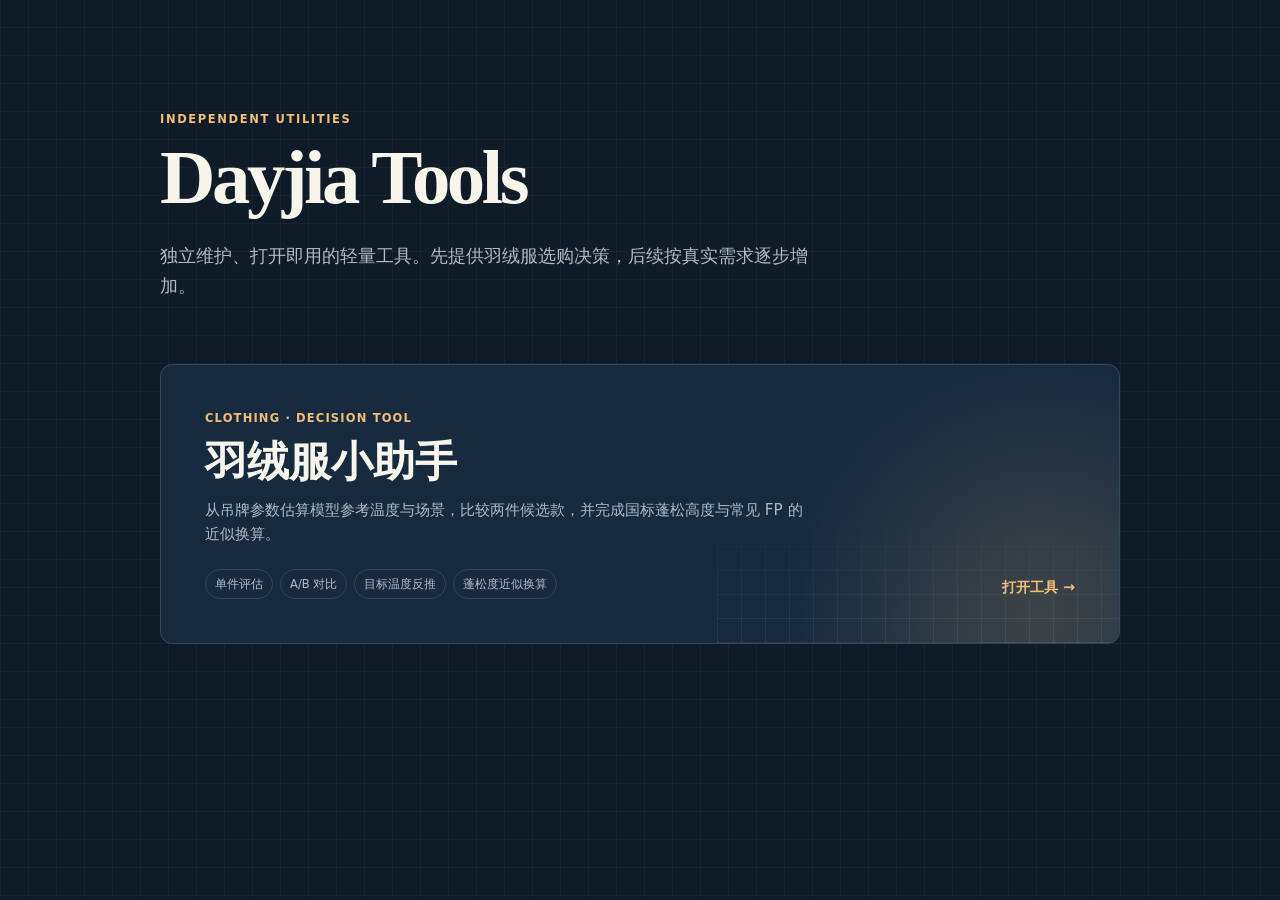
<file: index.html>
<!doctype html>
<html lang="zh-CN">
  <head>
    <meta charset="utf-8">
    <meta name="viewport" content="width=device-width, initial-scale=1">
    <title>Dayjia Tools - 羽绒服保暖参数评估与实用工具集合</title>
    <meta name="description" content="Dayjia Tools 提供羽绒服保暖参数评估、模型参考温度、A/B 对比、目标温度反推，以及国标蓬松高度与常见 FP 的近似换算工具。">
    <link rel="canonical" href="https://tool.dayjia.com/">
    <style>
      :root {
        color-scheme: dark;
        --bg: #101b28;
        --surface: #172a3e;
        --fg: #f8f5ec;
        --muted: #aebbc6;
        --line: #31485c;
        --accent: #f0be79;
      }

      * {
        box-sizing: border-box;
      }

      body {
        min-width: 320px;
        min-height: 100dvh;
        margin: 0;
        background:
          linear-gradient(90deg, rgba(255, 255, 255, .035) 1px, transparent 1px),
          linear-gradient(0deg, rgba(255, 255, 255, .035) 1px, transparent 1px),
          var(--bg);
        background-size: 28px 28px;
        color: var(--fg);
        font-family: "Avenir Next", "PingFang SC", ui-sans-serif, system-ui, sans-serif;
        line-height: 1.6;
      }

      main {
        width: min(960px, calc(100% - 40px));
        margin: 0 auto;
        padding: clamp(56px, 9vw, 110px) 0;
      }

      .kicker {
        margin-bottom: 12px;
        color: var(--accent);
        font-size: .72rem;
        font-weight: 800;
        letter-spacing: .14em;
        text-transform: uppercase;
      }

      h1 {
        max-width: 760px;
        margin: 0;
        font-family: "Iowan Old Style", "Songti SC", "Noto Serif CJK SC", serif;
        font-size: clamp(3.25rem, 6vw, 5.25rem);
        font-weight: 700;
        letter-spacing: -.045em;
        line-height: 1;
      }

      h1 span {
        white-space: nowrap;
      }

      .lead {
        max-width: 680px;
        margin-top: 24px;
        color: var(--muted);
        font-size: clamp(1rem, 2vw, 1.15rem);
      }

      p {
        margin: 0;
      }

      .tools {
        margin-top: clamp(42px, 6vw, 64px);
      }

      .tool {
        position: relative;
        display: grid;
        grid-template-columns: minmax(0, 1fr) auto;
        gap: 28px;
        align-items: end;
        min-height: 238px;
        padding: clamp(24px, 5vw, 44px);
        overflow: hidden;
        border: 1px solid var(--line);
        border-radius: 12px;
        background:
          radial-gradient(circle at 92% 90%, rgba(240, 190, 121, .18), transparent 28%),
          var(--surface);
        color: inherit;
        text-decoration: none;
        transition: border-color .18s, transform .18s;
      }

      .tool::after {
        position: absolute;
        right: 0;
        bottom: 0;
        width: 42%;
        height: 48%;
        background:
          repeating-linear-gradient(90deg, rgba(255,255,255,.07) 0 1px, transparent 1px 24px),
          repeating-linear-gradient(0deg, rgba(255,255,255,.07) 0 1px, transparent 1px 24px);
        content: "";
        mask-image: linear-gradient(to top, #000, transparent);
        pointer-events: none;
      }

      .tool-copy, .tool-cta {
        position: relative;
        z-index: 1;
      }

      .tool-category {
        display: block;
        margin-bottom: 12px;
        color: var(--accent);
        font-size: .72rem;
        font-weight: 800;
        letter-spacing: .1em;
        text-transform: uppercase;
      }

      .tool strong {
        display: block;
        font-family: "Iowan Old Style", "Songti SC", "Noto Serif CJK SC", serif;
        font-size: clamp(1.75rem, 4vw, 2.65rem);
        line-height: 1.05;
      }

      .tool-description {
        display: block;
        max-width: 610px;
        margin-top: 14px;
        color: var(--muted);
        font-size: .95rem;
      }

      .capabilities {
        display: flex;
        flex-wrap: wrap;
        gap: 7px;
        margin-top: 22px;
      }

      .capabilities span {
        padding: 5px 9px;
        border: 1px solid var(--line);
        border-radius: 999px;
        color: var(--muted);
        font-size: .72rem;
      }

      .tool-cta {
        color: var(--accent);
        font-size: .9rem;
        font-weight: 800;
        white-space: nowrap;
      }

      .tool:hover {
        border-color: var(--accent);
        transform: translateY(-2px);
      }

      .tool:focus-visible {
        outline: 3px solid rgba(240, 190, 121, .62);
        outline-offset: 4px;
      }

      @media (max-width: 560px) {
        main { width: min(100% - 28px, 960px); padding-top: 46px; }
        h1 span { display: block; }
        h1 span + span { margin-top: .08em; }
        .tool { grid-template-columns: 1fr; min-height: 0; }
        .tool-cta { justify-self: start; }
      }

      @media (prefers-reduced-motion: reduce) {
        .tool { transition: none; }
      }
    </style>
  </head>
  <body>
    <main>
      <p class="kicker">Independent utilities</p>
      <h1><span>Dayjia</span> <span>Tools</span></h1>
      <p class="lead">独立维护、打开即用的轻量工具。先提供羽绒服选购决策，后续按真实需求逐步增加。</p>

      <section class="tools" aria-label="工具列表">
        <a class="tool" href="/down-jacket-helper/">
          <span class="tool-copy">
            <span class="tool-category">Clothing · Decision tool</span>
            <strong>羽绒服小助手</strong>
            <span class="tool-description">从吊牌参数估算模型参考温度与场景，比较两件候选款，并完成国标蓬松高度与常见 FP 的近似换算。</span>
            <span class="capabilities"><span>单件评估</span><span>A/B 对比</span><span>目标温度反推</span><span>蓬松度近似换算</span></span>
          </span>
          <span class="tool-cta">打开工具 →</span>
        </a>
      </section>
    </main>
  </body>
</html>
</file>
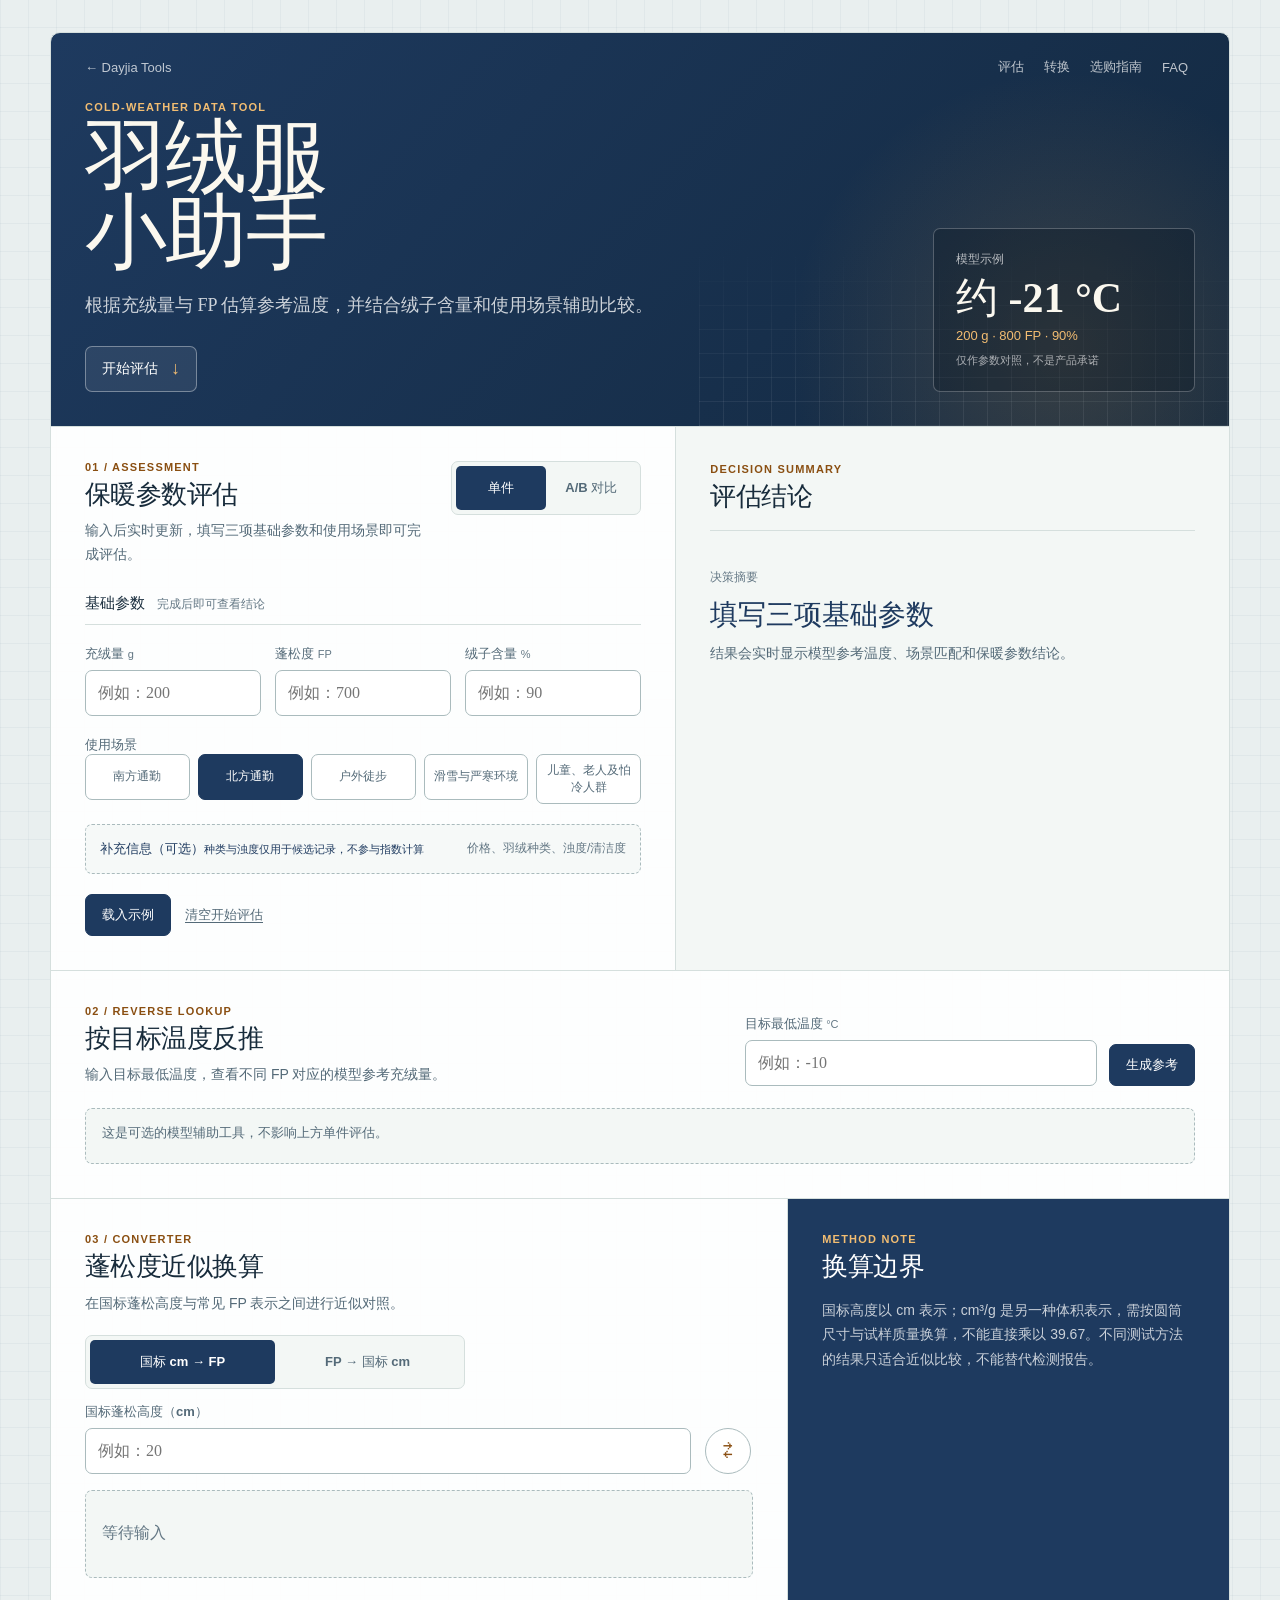
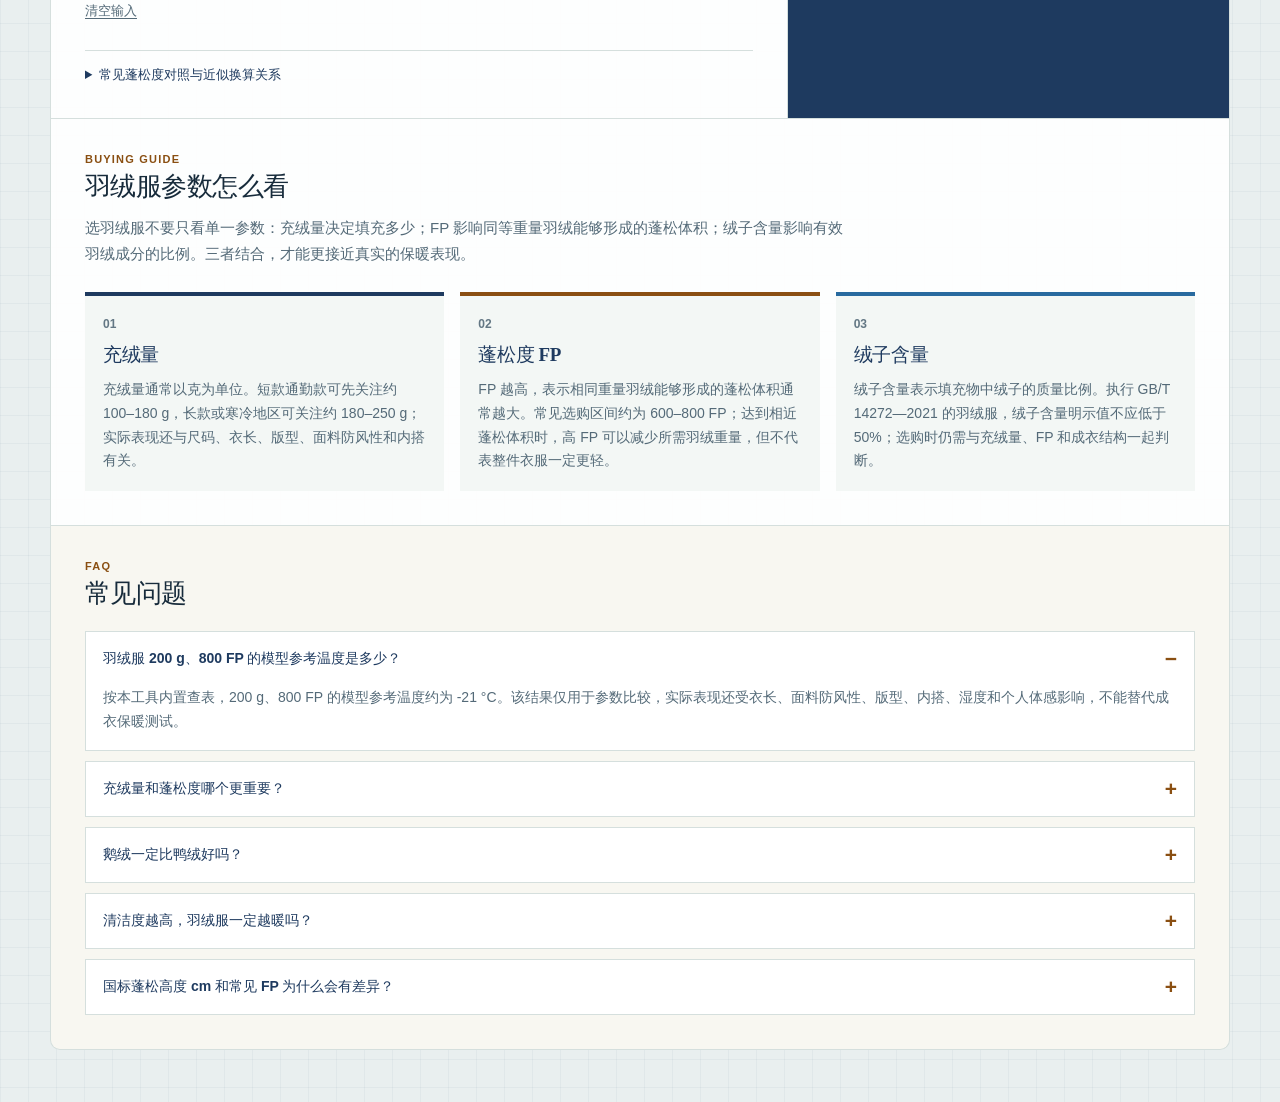
<file: down-jacket-helper/index.html>
<!doctype html>
<html lang="zh-CN">
  <head>
    <meta charset="UTF-8" />
    <meta name="viewport" content="width=device-width, initial-scale=1.0" />
    <title>羽绒服保暖参数评估与蓬松度近似换算｜羽绒服小助手</title>
    <meta name="description" content="羽绒服小助手根据充绒量、FP 和绒子含量计算保暖参数指数，并由充绒量与 FP 估算模型参考温度；支持 A/B 对比以及国标蓬松高度 cm 与常见 FP 的近似换算。" />
    <meta name="robots" content="index, follow" />
    <meta name="application-name" content="羽绒服小助手" />
    <meta property="og:site_name" content="Dayjia Tools" />
    <meta property="og:type" content="website" />
    <meta property="og:title" content="羽绒服保暖参数评估与蓬松度近似换算｜羽绒服小助手" />
    <meta property="og:description" content="输入充绒量、FP 和绒子含量，比较保暖参数指数、模型参考温度与场景匹配，并近似换算国标蓬松高度和常见 FP。" />
    <meta property="og:url" content="https://tool.dayjia.com/down-jacket-helper/" />
    <meta name="twitter:card" content="summary" />
    <meta name="twitter:title" content="羽绒服保暖参数评估与蓬松度近似换算｜羽绒服小助手" />
    <meta name="twitter:description" content="保暖参数指数、模型参考温度、A/B 对比，以及国标蓬松高度 cm 与常见 FP 的近似换算工具。" />
    <link rel="canonical" href="https://tool.dayjia.com/down-jacket-helper/" />
    <script type="application/ld+json">
      {"@context":"https://schema.org","@graph":[
        {"@type":"WebApplication","@id":"https://tool.dayjia.com/down-jacket-helper/#app","name":"羽绒服小助手","url":"https://tool.dayjia.com/down-jacket-helper/","applicationCategory":"UtilityApplication","operatingSystem":"Web","description":"羽绒服小助手根据充绒量、FP 和绒子含量计算不封顶的保暖参数指数，基于充绒量与 FP 的内置查表估算模型参考温度，并结合使用场景判断匹配度。","offers":{"@type":"Offer","price":"0","priceCurrency":"CNY"}},
        {"@type":"BreadcrumbList","@id":"https://tool.dayjia.com/down-jacket-helper/#breadcrumb","itemListElement":[{"@type":"ListItem","position":1,"name":"Dayjia Tools","item":"https://tool.dayjia.com/"},{"@type":"ListItem","position":2,"name":"羽绒服小助手","item":"https://tool.dayjia.com/down-jacket-helper/"}]},
        {"@type":"FAQPage","@id":"https://tool.dayjia.com/down-jacket-helper/#faq","mainEntity":[
          {"@type":"Question","name":"羽绒服 200 g、800 FP 的模型参考温度是多少？","acceptedAnswer":{"@type":"Answer","text":"按本工具内置查表，200 g、800 FP 的模型参考温度约为 -21 °C。该结果仅用于参数比较，实际表现还受衣长、面料防风性、版型、内搭、湿度和个人体感影响，不能替代成衣保暖测试。"}},
          {"@type":"Question","name":"充绒量和蓬松度哪个更重要？","acceptedAnswer":{"@type":"Answer","text":"两者都重要。充绒量表示填充多少，FP 表示相同重量羽绒能够形成多大的蓬松体积。同样充绒量下，高 FP 通常更蓬松；达到相近蓬松体积时，高 FP 可以减少所需羽绒重量。"}},
          {"@type":"Question","name":"鹅绒一定比鸭绒好吗？","acceptedAnswer":{"@type":"Answer","text":"不能只凭鹅绒或鸭绒判断保暖表现。本工具不为羽绒种类设置固定保暖系数；选购时仍需结合 FP、绒子含量、充绒量、成衣结构和检测信息。灰白颜色也不代表羽绒品质高低。"}},
          {"@type":"Question","name":"清洁度越高，羽绒服一定越暖吗？","acceptedAnswer":{"@type":"Answer","text":"不一定。清洁度主要反映羽绒的洗涤洁净程度，清洁度高通常意味着残留杂质更少、异味风险更低，但不直接决定保暖性。羽绒服是否保暖，仍需结合充绒量、蓬松度、绒子含量和成衣结构综合判断。"}},
          {"@type":"Question","name":"国标蓬松高度 cm 和常见 FP 为什么会有差异？","acceptedAnswer":{"@type":"Answer","text":"中国国标以规定条件下的蓬松高度 cm 表示，常见 FP 通常以 in³/30 g 表示。不同方法的容器、压力、调湿和样品处理条件不同，本工具只提供近似对照，不能替代检测报告。"}}
        ]}
      ]}
    </script>
    <script type="module" crossorigin src="/down-jacket-helper/assets/index-BkQ2deDK.js"></script>
    <link rel="stylesheet" crossorigin href="/down-jacket-helper/assets/index-CLkmIA2f.css">
  </head>
  <body>
    <main class="app-shell">
      <section class="hero-band" aria-labelledby="page-title">
        <a class="brand-back" href="/">← Dayjia Tools</a>
        <nav class="anchor-nav" aria-label="页面导航"><a href="#calculator">评估</a><a href="#converter">转换</a><a href="#guide">选购指南</a><a href="#faq">FAQ</a></nav>
        <div class="hero-copy"><p class="eyebrow">Cold-weather data tool</p><h1 id="page-title">羽绒服<br />小助手</h1><p class="lead">根据充绒量与 FP 估算参考温度，并结合绒子含量和使用场景辅助比较。</p><a class="hero-cta" href="#calculator">开始评估 <span aria-hidden="true">↓</span></a></div>
        <div class="hero-meter" aria-label="示例估算结果"><span class="meter-label">模型示例</span><strong>约 -21 °C</strong><span class="meter-caption">200 g · 800 FP · 90%</span><span class="meter-note">仅作参数对照，不是产品承诺</span></div>
      </section>

      <section id="calculator" class="workbench" aria-labelledby="calculator-title">
        <div class="input-panel">
          <div class="section-heading"><div><p class="eyebrow">01 / Assessment</p><h2 id="calculator-title">保暖参数评估</h2><p class="section-note">输入后实时更新，填写三项基础参数和使用场景即可完成评估。</p></div><div class="segmented" aria-label="评估模式"><button class="segment is-active" type="button" data-mode="single" aria-pressed="true">单件</button><button class="segment" type="button" data-mode="compare" aria-pressed="false">A/B 对比</button></div></div>

          <form id="single-form" class="form-stack" autocomplete="off" novalidate>
            <div id="single-error" class="form-error" role="status" hidden></div>
            <p class="form-group-title">基础参数 <span>完成后即可查看结论</span></p>
            <div class="field-grid"><label><span>充绒量 <small>g</small></span><input name="fillWeight" inputmode="decimal" placeholder="例如：200" /></label><label><span>蓬松度 <small>FP</small></span><input name="fp" inputmode="decimal" placeholder="例如：700" /></label><label><span>绒子含量 <small>%</small></span><input name="downContent" inputmode="decimal" placeholder="例如：90" /></label></div>
            <fieldset class="scenario-selector"><legend>使用场景</legend><div class="scenario-options"><label><input type="radio" name="scenario" value="south-commute" /><span>南方通勤</span></label><label><input type="radio" name="scenario" value="north-commute" checked /><span>北方通勤</span></label><label><input type="radio" name="scenario" value="outdoor" /><span>户外徒步</span></label><label><input type="radio" name="scenario" value="extreme" /><span>滑雪与严寒环境</span></label><label><input type="radio" name="scenario" value="sensitive" /><span>儿童、老人及怕冷人群</span></label></div></fieldset>
            <details class="optional-details"><summary><span>补充信息（可选）<small>种类与浊度仅用于候选记录，不参与指数计算</small></span><span>价格、羽绒种类、浊度/清洁度</span></summary><div class="option-grid"><label><span>价格 <small>元</small></span><input name="price" inputmode="decimal" placeholder="用于价格效率，如：1299" /></label><label><span>羽绒种类（仅记录）</span><select name="downType"><option value="white-goose">白鹅绒</option><option value="grey-goose">灰鹅绒</option><option value="white-duck">白鸭绒</option><option value="grey-duck">灰鸭绒</option></select></label><label><span>浊度/清洁度（仅记录）</span><select name="cleanliness"><option value="excellent">≥850 mm</option><option value="good">600–849 mm</option><option value="poor">&lt;600 mm</option></select></label></div></details>
            <div class="form-actions"><button id="load-sample" type="button" class="button-secondary">载入示例</button><button id="clear-single" type="button" class="button-text">清空开始评估</button></div>
          </form>

          <form id="compare-form" class="form-stack is-hidden" autocomplete="off" novalidate>
            <div id="compare-error" class="form-error" role="status" hidden></div>
            <p class="form-group-title">共同场景 <span>两件按相同情境判断</span></p>
            <fieldset class="scenario-selector"><legend>对比场景</legend><div class="scenario-options"><label><input type="radio" name="scenario" value="south-commute" /><span>南方通勤</span></label><label><input type="radio" name="scenario" value="north-commute" checked /><span>北方通勤</span></label><label><input type="radio" name="scenario" value="outdoor" /><span>户外徒步</span></label><label><input type="radio" name="scenario" value="extreme" /><span>滑雪与严寒环境</span></label><label><input type="radio" name="scenario" value="sensitive" /><span>儿童、老人及怕冷人群</span></label></div></fieldset>
            <div class="compare-piece-tabs" aria-label="移动端候选款编辑"><button class="piece-tab piece-a is-active" type="button" data-compare-piece="a" aria-pressed="true"><strong>羽绒服 A</strong><span data-piece-status="a">待填基础参数</span></button><button class="piece-tab piece-b" type="button" data-compare-piece="b" aria-pressed="false"><strong>羽绒服 B</strong><span data-piece-status="b">待填基础参数</span></button></div>
            <div class="compare-columns"><fieldset class="jacket-a is-active" data-compare-panel="a"><legend>羽绒服 A</legend><label><span>充绒量（g）</span><input name="a.fillWeight" inputmode="decimal" placeholder="例如：120" /></label><label><span>蓬松度（FP）</span><input name="a.fp" inputmode="decimal" placeholder="例如：650" /></label><label><span>绒子含量（%）</span><input name="a.downContent" inputmode="decimal" placeholder="例如：80" /></label><label><span>价格（元，可选）</span><input name="a.price" inputmode="decimal" placeholder="例如：900" /></label><label><span>羽绒种类（仅记录）</span><select name="a.downType"><option value="white-goose">白鹅绒</option><option value="grey-goose">灰鹅绒</option><option value="white-duck" selected>白鸭绒</option><option value="grey-duck">灰鸭绒</option></select></label><label><span>浊度/清洁度（仅记录）</span><select name="a.cleanliness"><option value="excellent">≥850 mm</option><option value="good" selected>600–849 mm</option><option value="poor">&lt;600 mm</option></select></label></fieldset><fieldset class="jacket-b" data-compare-panel="b"><legend>羽绒服 B</legend><label><span>充绒量（g）</span><input name="b.fillWeight" inputmode="decimal" placeholder="例如：160" /></label><label><span>蓬松度（FP）</span><input name="b.fp" inputmode="decimal" placeholder="例如：750" /></label><label><span>绒子含量（%）</span><input name="b.downContent" inputmode="decimal" placeholder="例如：85" /></label><label><span>价格（元，可选）</span><input name="b.price" inputmode="decimal" placeholder="例如：1800" /></label><label><span>羽绒种类（仅记录）</span><select name="b.downType"><option value="white-goose" selected>白鹅绒</option><option value="grey-goose">灰鹅绒</option><option value="white-duck">白鸭绒</option><option value="grey-duck">灰鸭绒</option></select></label><label><span>浊度/清洁度（仅记录）</span><select name="b.cleanliness"><option value="excellent" selected>≥850 mm</option><option value="good">600–849 mm</option><option value="poor">&lt;600 mm</option></select></label></fieldset></div>
            <div class="form-actions compare-actions"><button id="copy-a-to-b" type="button" class="button-secondary">复制 A 到 B</button><button id="clear-compare" type="button" class="button-text">清空对比参数</button></div>
          </form>

          <section id="saved-jackets" class="saved-jackets" aria-labelledby="saved-title" hidden><div class="saved-heading"><div><p class="eyebrow">Saved locally</p><h3 id="saved-title">候选款</h3><p>仅保存在当前浏览器。选择两件即可直接对比。</p></div><span id="saved-count"></span></div><div id="saved-list" class="saved-list"></div><button id="compare-saved" type="button" class="button-secondary" disabled>对比所选两件（0/2）</button></section>
        </div>
        <aside class="result-panel" aria-labelledby="result-title"><p class="eyebrow">Decision summary</p><h2 id="result-title" tabindex="-1">评估结论</h2><div id="result-view"></div><p id="result-announcer" class="sr-only" aria-live="polite" aria-atomic="true"></p></aside>
      </section>

      <section id="target" class="target-band" aria-labelledby="target-title"><div><p class="eyebrow">02 / Reverse lookup</p><h2 id="target-title">按目标温度反推</h2><p class="section-note">输入目标最低温度，查看不同 FP 对应的模型参考充绒量。</p></div><div class="target-controls"><label><span>目标最低温度 <small>°C</small></span><input id="target-temp" inputmode="decimal" placeholder="例如：-10" /></label><button id="calculate-target" type="button" class="button-secondary">生成参考</button></div><div id="target-output" class="target-output" aria-live="polite">这是可选的模型辅助工具，不影响上方单件评估。</div></section>

      <section id="converter" class="utility-band" aria-labelledby="converter-title"><div class="converter-panel"><p class="eyebrow">03 / Converter</p><h2 id="converter-title">蓬松度近似换算</h2><p class="section-note">在国标蓬松高度与常见 FP 表示之间进行近似对照。</p><div class="converter-mode segmented" aria-label="转换方向"><button class="segment is-active" type="button" data-converter-mode="gb-to-fp" aria-pressed="true">国标 cm → FP</button><button class="segment" type="button" data-converter-mode="fp-to-gb" aria-pressed="false">FP → 国标 cm</button></div><div class="converter-flow"><label><span id="converter-input-label">国标蓬松高度（cm）</span><input id="converter-input" inputmode="decimal" placeholder="例如：20" /></label><button id="swap-converter" type="button" class="swap-button" aria-label="交换转换单位">⇄</button></div><output id="converter-output" class="conversion-output" aria-live="polite">等待输入</output><button id="clear-converter" type="button" class="button-text converter-clear">清空输入</button><details class="reference-details"><summary>常见蓬松度对照与近似换算关系</summary><div class="reference-copy"><p>常见 FP ≈ 国标蓬松高度（cm）× 39.67；反向换算则除以 39.67。</p><div class="table-wrap"><table><thead><tr><th>常见 FP</th><th>国标高度（cm）</th></tr></thead><tbody id="reference-body"></tbody></table></div></div></details></div><div class="notes-panel"><p class="eyebrow">Method note</p><h2>换算边界</h2><p>国标高度以 cm 表示；cm³/g 是另一种体积表示，需按圆筒尺寸与试样质量换算，不能直接乘以 39.67。不同测试方法的结果只适合近似比较，不能替代检测报告。</p></div></section>

      <section id="guide" class="guide-band" aria-labelledby="guide-title"><div class="guide-heading"><p class="eyebrow">Buying guide</p><h2 id="guide-title">羽绒服参数怎么看</h2><p>选羽绒服不要只看单一参数：充绒量决定填充多少；FP 影响同等重量羽绒能够形成的蓬松体积；绒子含量影响有效羽绒成分的比例。三者结合，才能更接近真实的保暖表现。</p></div><div class="guide-grid"><article><span>01</span><h3>充绒量</h3><p>充绒量通常以克为单位。短款通勤款可先关注约 100–180 g，长款或寒冷地区可关注约 180–250 g；实际表现还与尺码、衣长、版型、面料防风性和内搭有关。</p></article><article><span>02</span><h3>蓬松度 FP</h3><p>FP 越高，表示相同重量羽绒能够形成的蓬松体积通常越大。常见选购区间约为 600–800 FP；达到相近蓬松体积时，高 FP 可以减少所需羽绒重量，但不代表整件衣服一定更轻。</p></article><article><span>03</span><h3>绒子含量</h3><p>绒子含量表示填充物中绒子的质量比例。执行 GB/T 14272—2021 的羽绒服，绒子含量明示值不应低于 50%；选购时仍需与充绒量、FP 和成衣结构一起判断。</p></article></div></section>

      <section id="faq" class="faq-band" aria-labelledby="faq-title"><div class="guide-heading"><p class="eyebrow">FAQ</p><h2 id="faq-title">常见问题</h2></div><div class="faq-list"><details open><summary>羽绒服 200 g、800 FP 的模型参考温度是多少？</summary><p>按本工具内置查表，200 g、800 FP 的模型参考温度约为 -21 °C。该结果仅用于参数比较，实际表现还受衣长、面料防风性、版型、内搭、湿度和个人体感影响，不能替代成衣保暖测试。</p></details><details><summary>充绒量和蓬松度哪个更重要？</summary><p>两者都重要。充绒量表示填充多少，FP 表示相同重量羽绒能够形成多大的蓬松体积。同样充绒量下，高 FP 通常更蓬松；达到相近蓬松体积时，高 FP 可以减少所需羽绒重量。</p></details><details><summary>鹅绒一定比鸭绒好吗？</summary><p>不能只凭鹅绒或鸭绒判断保暖表现。本工具不为羽绒种类设置固定保暖系数；选购时仍需结合 FP、绒子含量、充绒量、成衣结构和检测信息。灰白颜色也不代表羽绒品质高低。</p></details><details><summary>清洁度越高，羽绒服一定越暖吗？</summary><p>不一定。清洁度主要反映羽绒的洗涤洁净程度，清洁度高通常意味着残留杂质更少、异味风险更低，但不直接决定保暖性。羽绒服是否保暖，仍需结合充绒量、蓬松度、绒子含量和成衣结构综合判断。</p></details><details><summary>国标蓬松高度 cm 和常见 FP 为什么会有差异？</summary><p>中国国标以规定条件下的蓬松高度 cm 表示，常见 FP 通常以 in³/30 g 表示。不同方法的容器、压力、调湿和样品处理条件不同，本工具只提供近似对照，不能替代检测报告。</p></details></div></section>
    </main>
  </body>
</html>
</file>
<file: down-jacket-helper/assets/index-CLkmIA2f.css>
:root{--brand: #1e3a5f;--brand-deep: #132940;--accent: #8a4f12;--accent-soft: #f1d7ae;--surface-page: #e9efef;--surface-raised: #ffffff;--surface-soft: #f3f7f5;--state-success: #176f48;--state-warning: #9b611c;--state-risk: #a33c2d;--state-info: #286a9f;--ink: #172b3b;--muted: #546a78;--weak: #637784;--line: #d5dfdd;--line-strong: #aabbbd;--radius-card: 10px;--radius-control: 7px;--space-1: 8px;--space-2: 14px;--space-3: 22px;--space-4: 34px;color:var(--ink);background:var(--surface-page);font-family:Iowan Old Style,Songti SC,"Noto Serif CJK SC",serif;font-synthesis:none;text-rendering:optimizeLegibility}*{box-sizing:border-box}html{scroll-behavior:smooth;scroll-padding-top:18px}body{min-width:320px;min-height:100dvh;margin:0;background:linear-gradient(90deg,rgba(30,58,95,.045) 1px,transparent 1px),linear-gradient(0deg,rgba(30,58,95,.045) 1px,transparent 1px),var(--surface-page);background-size:28px 28px}button,input,select{font:inherit}button{cursor:pointer}a{color:inherit}.app-shell{width:min(1180px,calc(100% - 32px));margin:0 auto;padding:32px 0 52px}.hero-band,.workbench,.utility-band,.guide-band,.faq-band{border:1px solid var(--line);background:#ffffffed}.hero-band{position:relative;display:grid;grid-template-columns:1fr 262px;gap:var(--space-4);min-height:332px;padding:68px var(--space-4) var(--space-4);overflow:hidden;border-radius:var(--radius-card) var(--radius-card) 0 0;background:radial-gradient(circle at 86% 80%,rgba(200,145,69,.2),transparent 26%),linear-gradient(132deg,var(--brand),var(--brand-deep));color:#fbf8ef}.hero-band:after{content:"";position:absolute;right:0;bottom:0;width:45%;height:46%;background:repeating-linear-gradient(90deg,rgba(255,255,255,.08) 0 1px,transparent 1px 24px),repeating-linear-gradient(0deg,rgba(255,255,255,.08) 0 1px,transparent 1px 24px);-webkit-mask-image:linear-gradient(to top,#000,transparent);mask-image:linear-gradient(to top,#000,transparent);pointer-events:none}.brand-back,.anchor-nav{position:absolute;top:12px;z-index:2;font-family:Avenir Next,PingFang SC,sans-serif;font-size:13px}.brand-back{left:var(--space-4);display:inline-flex;align-items:center;min-height:44px;color:#ffffffb8;text-decoration:none}.anchor-nav{right:var(--space-4);display:flex;gap:6px}.anchor-nav a{display:inline-flex;align-items:center;min-height:44px;padding:0 7px;color:#ffffffb8;text-decoration:none}.brand-back:hover,.anchor-nav a:hover{color:#fff;text-decoration:underline;text-underline-offset:4px}.hero-copy,.hero-meter{position:relative;z-index:1}.eyebrow{margin:0 0 var(--space-1);color:var(--accent);font-family:Avenir Next,PingFang SC,sans-serif;font-size:11px;font-weight:800;letter-spacing:.11em;text-transform:uppercase}.hero-band .eyebrow{color:#f2bd72}h1,h2,h3,p{margin-top:0}h1,h2,h3{letter-spacing:-.02em}h1{margin-bottom:0;font-size:clamp(48px,7vw,82px);line-height:.91}h2{margin-bottom:0;font-size:26px;line-height:1.1}h3{color:var(--brand);font-size:19px}.lead{max-width:620px;margin:20px 0 0;color:#ffffffc7;font-size:18px;line-height:1.7}.hero-cta{display:inline-flex;gap:13px;align-items:center;min-height:46px;padding:0 16px;margin-top:25px;border:1px solid rgba(255,255,255,.36);border-radius:var(--radius-control);background:#ffffff14;color:#fff;font-family:Avenir Next,PingFang SC,sans-serif;font-size:14px;font-weight:700;text-decoration:none}.hero-cta:hover{background:#ffffff2b}.hero-cta span{color:#f2bd72;font-size:18px}.hero-meter{display:grid;align-self:end;gap:9px;padding:22px;border:1px solid rgba(255,255,255,.25);border-radius:var(--radius-control);background:#020d1842}.meter-label,.meter-caption,.meter-note{font-family:Avenir Next,PingFang SC,sans-serif}.meter-label{color:#ffffffad;font-size:12px}.hero-meter strong{font-size:42px;line-height:1}.meter-caption{color:#f2bd72;font-size:13px}.meter-note{color:#ffffff9e;font-size:11px;line-height:1.5}.workbench{display:grid;grid-template-columns:minmax(0,1.06fr) minmax(340px,.94fr);border-top:0}.input-panel,.result-panel,.converter-panel,.notes-panel{padding:var(--space-4)}.section-heading{display:flex;gap:20px;align-items:start;justify-content:space-between;margin-bottom:28px}.section-note{max-width:480px;margin:10px 0 0;color:var(--muted);font-family:Avenir Next,PingFang SC,sans-serif;font-size:14px;line-height:1.65}.segmented{display:inline-grid;grid-template-columns:repeat(2,1fr);min-width:190px;padding:4px;border:1px solid var(--line);border-radius:var(--radius-control);background:var(--surface-soft)}.segment{min-height:44px;padding:0 12px;border:0;border-radius:5px;background:transparent;color:var(--muted);font-family:Avenir Next,PingFang SC,sans-serif;font-size:13px;font-weight:700}.segment.is-active{background:var(--brand);color:#fff}.form-stack{display:grid;gap:20px}.is-hidden{display:none}.form-group-title{margin:0;padding-bottom:11px;border-bottom:1px solid var(--line);color:var(--ink);font-family:Avenir Next,PingFang SC,sans-serif;font-size:15px;font-weight:800}.form-group-title span{margin-left:8px;color:var(--weak);font-size:12px;font-weight:500}.field-grid,.option-grid{display:grid;grid-template-columns:repeat(3,minmax(0,1fr));gap:14px}.option-grid{grid-template-columns:repeat(3,minmax(0,1fr));padding-top:16px}label{display:grid;gap:7px;min-width:0}label>span,legend{color:var(--muted);font-family:Avenir Next,PingFang SC,sans-serif;font-size:13px;font-weight:700}label small{color:var(--weak);font-size:11px;font-weight:500}input,select{width:100%;min-height:46px;padding:0 12px;border:1px solid var(--line-strong);border-radius:var(--radius-control);background:#fff;color:var(--ink);outline:none;transition:border-color .16s,box-shadow .16s}input:focus,select:focus{border-color:var(--accent);box-shadow:0 0 0 3px #8a4f1229}input[aria-invalid=true],select[aria-invalid=true]{border-color:var(--state-risk);box-shadow:0 0 0 3px #a33c2d21}.form-error{padding:12px 14px;border:1px solid rgba(163,60,45,.32);border-radius:var(--radius-control);background:#fff2ee;color:#7b2b20;font-family:Avenir Next,PingFang SC,sans-serif;font-size:13px;font-weight:700;line-height:1.55}.optional-details{border:1px dashed var(--line-strong);border-radius:var(--radius-control);background:#f3f7f5b8}.optional-details summary{display:flex;justify-content:space-between;min-height:48px;align-items:center;padding:0 14px;color:var(--brand);font-family:Avenir Next,PingFang SC,sans-serif;font-size:13px;font-weight:800;cursor:pointer}.optional-details summary span{color:var(--weak);font-size:12px;font-weight:500}.form-actions{display:flex;align-items:center;gap:14px}.button-secondary,.button-text{min-height:42px;border-radius:var(--radius-control);font-family:Avenir Next,PingFang SC,sans-serif;font-size:13px;font-weight:700}.button-secondary{padding:0 16px;border:1px solid var(--brand);background:var(--brand);color:#fff}.button-text{padding:0;border:0;background:none;color:var(--muted);text-decoration:underline;text-underline-offset:3px}.compare-columns{display:grid;grid-template-columns:repeat(2,minmax(0,1fr));gap:14px}fieldset{display:grid;gap:12px;min-width:0;margin:0;padding:16px;border:1px solid var(--line);border-radius:var(--radius-control)}.jacket-a{border-top:4px solid var(--brand)}.jacket-b{border-top:4px solid var(--accent)}legend{padding:0 6px;color:var(--ink)}.result-panel{align-self:start;min-height:100%;border-left:1px solid var(--line);background:var(--surface-soft)}.result-panel>h2{padding-bottom:19px;border-bottom:1px solid var(--line)}.result-panel>.eyebrow{margin-top:2px}.result-panel>#result-view{position:sticky;top:16px;padding-top:20px}.result-idle{padding:18px 0}.result-idle span,.temperature-result>span,.scenario-result>span,.compare-lead>span,.compare-rows>div>span{display:block;color:var(--weak);font-family:Avenir Next,PingFang SC,sans-serif;font-size:12px;font-weight:800}.result-idle strong{display:block;margin-top:10px;color:var(--brand);font-size:28px}.result-idle p,.compare-lead p{margin:8px 0 0;color:var(--muted);font-family:Avenir Next,PingFang SC,sans-serif;font-size:14px;line-height:1.65}.result-idle.is-incomplete strong{color:var(--state-warning)}.temperature-result{padding-bottom:22px;border-bottom:1px solid var(--line)}.temperature-result strong{display:block;margin:8px 0 4px;font-size:clamp(52px,6vw,74px);line-height:.92}.temperature-result em{color:var(--muted);font-family:Avenir Next,PingFang SC,sans-serif;font-size:13px;font-style:normal;line-height:1.55}.temp-warm{color:var(--state-risk)}.temp-normal{color:var(--state-warning)}.temp-thick,.temp-very-thick{color:var(--state-info)}.temp-extreme{color:var(--brand)}.scenario-result{display:grid;gap:7px;padding:17px;margin:17px 0;border:1px solid var(--line);border-radius:var(--radius-control);background:#ffffffc2}.scenario-result strong{font-size:22px}.scenario-result p{margin:0;color:var(--muted);font-family:Avenir Next,PingFang SC,sans-serif;font-size:13px;line-height:1.55}.scenario-result.fit-good{border-color:#176f4859}.scenario-result.fit-good strong{color:var(--state-success)}.scenario-result.fit-warn{border-color:#9b611c59}.scenario-result.fit-warn strong{color:var(--state-warning)}.scenario-result.fit-risk{border-color:#a33c2d59}.scenario-result.fit-risk strong{color:var(--state-risk)}.result-list{display:grid;gap:0;margin:0;border-top:1px solid var(--line)}.result-list>div{display:grid;grid-template-columns:94px 1fr;gap:12px;padding:12px 0;border-bottom:1px solid var(--line)}.result-list dt{color:var(--weak);font-family:Avenir Next,PingFang SC,sans-serif;font-size:12px;font-weight:700}.result-list dd{margin:0;color:var(--ink);font-family:Avenir Next,PingFang SC,sans-serif;font-size:13px;font-weight:700;line-height:1.5}.score-excellent{color:var(--state-success)!important}.score-good{color:var(--state-info)!important}.score-average{color:var(--state-warning)!important}.score-poor{color:var(--state-risk)!important}.model-info,.compare-details{margin-top:16px;border-top:1px solid var(--line)}.model-info summary,.compare-details summary{padding:14px 0 0;color:var(--brand);font-family:Avenir Next,PingFang SC,sans-serif;font-size:13px;font-weight:800;cursor:pointer}.model-info>div{display:grid;gap:6px;padding-top:12px;color:var(--muted);font-family:Avenir Next,PingFang SC,sans-serif;font-size:12px;line-height:1.55}.model-info strong{color:var(--ink)}.model-warning{margin:0;color:var(--state-warning);font-weight:700}.compare-lead{padding-bottom:18px;border-bottom:1px solid var(--line)}.compare-lead strong{display:block;margin-top:7px;color:var(--brand);font-size:38px;line-height:1}.compare-rows{display:grid;margin-top:4px}.compare-rows>div{padding:14px 0;border-bottom:1px solid var(--line)}.compare-rows p{margin:7px 0;color:var(--ink);font-family:Avenir Next,PingFang SC,sans-serif;font-size:13px}.compare-rows b{margin-left:12px;color:var(--accent)}.compare-rows em{color:var(--muted);font-family:Avenir Next,PingFang SC,sans-serif;font-size:12px;font-style:normal}.compare-details p{margin:9px 0 0;color:var(--muted);font-family:Avenir Next,PingFang SC,sans-serif;font-size:12px;line-height:1.5}.utility-band{display:grid;grid-template-columns:1.25fr .75fr;border-top:0}.converter-flow{display:grid;grid-template-columns:.8fr 1fr 48px;gap:14px;align-items:end;margin-top:22px}.swap-button{width:46px;height:46px;border:1px solid var(--line-strong);border-radius:50%;background:#fff;color:var(--accent);font-size:23px}.conversion-output{display:grid;align-items:center;min-height:88px;padding:16px;margin-top:16px;border:1px dashed var(--line-strong);border-radius:var(--radius-control);background:var(--surface-soft);color:var(--weak);font-family:Avenir Next,PingFang SC,sans-serif;font-size:16px;font-weight:700}.conversion-output.has-value{border-style:solid;border-color:#286a9f4d;background:#f3f8fb;color:var(--brand);font-size:28px}.conversion-output.has-error{border-color:#a33c2d59;background:#fff2ee;color:var(--state-risk);font-size:14px}.notes-panel{border-left:1px solid var(--line);background:var(--brand);color:#fff}.notes-panel .eyebrow{color:#f2bd72}.notes-panel p:last-child{margin:16px 0 0;color:#ffffffc2;font-family:Avenir Next,PingFang SC,sans-serif;font-size:14px;line-height:1.75}.guide-band,.faq-band{border-top:0}.guide-band{padding:var(--space-4)}.faq-band{padding:var(--space-4);border-radius:0 0 var(--radius-card) var(--radius-card);background:#f8f7f1}.guide-heading{max-width:760px}.guide-heading>p:last-child{margin:13px 0 0;color:var(--muted);font-family:Avenir Next,PingFang SC,sans-serif;font-size:15px;line-height:1.75}.guide-grid{display:grid;grid-template-columns:repeat(3,minmax(0,1fr));gap:16px;margin-top:25px}.guide-grid article{padding:18px;border-top:4px solid var(--brand);background:var(--surface-soft)}.guide-grid article:nth-child(2){border-color:var(--accent)}.guide-grid article:nth-child(3){border-color:var(--state-info)}.guide-grid article>span{color:var(--weak);font-family:Avenir Next,PingFang SC,sans-serif;font-size:12px;font-weight:800}.guide-grid h3{margin:10px 0 0}.guide-grid p{margin:10px 0 0;color:var(--muted);font-family:Avenir Next,PingFang SC,sans-serif;font-size:14px;line-height:1.7}.faq-list{display:grid;gap:10px;margin-top:22px}.faq-list details{border:1px solid var(--line);background:#fff}.faq-list summary{display:flex;align-items:center;justify-content:space-between;min-height:54px;padding:0 17px;color:var(--brand);font-family:Avenir Next,PingFang SC,sans-serif;font-size:14px;font-weight:800;cursor:pointer}.faq-list summary:after{content:"+";color:var(--accent);font-size:21px}.faq-list details[open] summary:after{content:"−"}.faq-list details p{margin:0;padding:0 17px 17px;color:var(--muted);font-family:Avenir Next,PingFang SC,sans-serif;font-size:14px;line-height:1.7}:focus-visible{outline:3px solid rgba(138,79,18,.42);outline-offset:3px}@media (max-width: 860px){.app-shell{width:min(100% - 16px,640px);padding-top:12px}.hero-band,.workbench,.utility-band{grid-template-columns:1fr}.hero-band{min-height:auto;padding:72px 24px 24px}.hero-meter{max-width:300px}.result-panel,.notes-panel{border-top:1px solid var(--line);border-left:0}.result-panel>#result-view{position:static}.section-heading{flex-direction:column}.segmented{width:100%}.guide-grid,.field-grid,.option-grid{grid-template-columns:1fr}.converter-flow{grid-template-columns:1fr 1fr 48px}}@media (max-width: 520px){.app-shell{width:100%;padding-top:0}.hero-band,.workbench,.utility-band,.guide-band,.faq-band{border-right:0;border-left:0;border-radius:0}.hero-band{padding:62px 18px 20px}.anchor-nav{top:17px;right:18px;left:18px;justify-content:space-between;gap:8px;font-size:12px}.hero-meter{display:none}.input-panel,.result-panel,.converter-panel,.notes-panel,.guide-band,.faq-band{padding:24px 16px}.field-grid,.option-grid,.compare-columns,.converter-flow{grid-template-columns:1fr}.converter-flow{align-items:stretch}.swap-button{justify-self:center}.compare-columns{gap:16px}.form-actions{flex-wrap:wrap}.form-group-title span{display:block;margin:5px 0 0}.result-list>div{grid-template-columns:78px 1fr}.utility-band{display:grid}}.sr-only{position:absolute!important;width:1px;height:1px;padding:0;margin:-1px;overflow:hidden;clip:rect(0,0,0,0);white-space:nowrap;border:0}.scenario-selector{gap:10px;padding:0;border:0}.scenario-selector legend{padding:0;color:var(--muted)}.scenario-options{display:grid;grid-template-columns:repeat(5,minmax(0,1fr));gap:8px}.scenario-options label{position:relative;display:block;cursor:pointer}.scenario-options input{position:absolute;width:1px;height:1px;min-height:0;opacity:0}.scenario-options span{display:flex;align-items:center;justify-content:center;min-height:46px;padding:7px 8px;border:1px solid var(--line-strong);border-radius:var(--radius-control);background:#fff;color:var(--muted);font-family:Avenir Next,PingFang SC,sans-serif;font-size:12px;font-weight:700;text-align:center;transition:border-color .16s,background .16s,color .16s}.scenario-options input:checked+span{border-color:var(--brand);background:var(--brand);color:#fff}.scenario-options input:focus-visible+span{outline:3px solid rgba(138,79,18,.42);outline-offset:3px}.optional-details summary>span:first-child{color:var(--brand);font-size:13px;font-weight:800}.compare-piece-tabs{display:none}.save-current{width:100%;margin:16px 0 2px}.compare-rows p{display:grid;grid-template-columns:repeat(2,minmax(0,1fr));gap:8px}.compare-rows b{min-width:0;margin:0;padding:9px 10px;border-radius:5px;background:#fff}.compare-rows .a-result{color:var(--brand);border-left:3px solid var(--brand)}.compare-rows .b-result{color:var(--accent);border-left:3px solid var(--accent)}.saved-jackets{padding-top:26px;margin-top:28px;border-top:1px solid var(--line)}.saved-heading{display:flex;gap:16px;justify-content:space-between}.saved-heading h3{margin-bottom:8px}.saved-heading p{margin:0;color:var(--muted);font-family:Avenir Next,PingFang SC,sans-serif;font-size:12px;line-height:1.55}.saved-heading>span{color:var(--brand);font-family:Avenir Next,PingFang SC,sans-serif;font-size:12px;font-weight:800}.saved-list{display:grid;gap:9px;margin:16px 0}.saved-item{display:grid;grid-template-columns:minmax(0,1fr) auto;gap:8px;align-items:stretch;padding:8px;border:1px solid var(--line);border-radius:var(--radius-control);background:#fff}.saved-select{display:flex;gap:14px;align-items:flex-start;justify-content:space-between;min-width:0;min-height:86px;padding:10px 12px;border:1px solid transparent;border-radius:5px;background:transparent;color:var(--ink);text-align:left}.saved-copy{min-width:0}.saved-select strong,.saved-parameters,.saved-select small{display:block}.saved-parameters{margin-top:6px;color:var(--ink);font-family:Avenir Next,PingFang SC,sans-serif;font-size:12px;font-weight:800;line-height:1.5}.saved-select small{margin-top:4px;color:var(--weak);font-family:Avenir Next,PingFang SC,sans-serif;font-size:11px;line-height:1.5}.saved-state{flex:0 0 auto;padding:3px 7px;margin-top:1px;border:1px solid var(--line);border-radius:999px;color:var(--weak);font-family:Avenir Next,PingFang SC,sans-serif;font-size:10px;font-weight:800}.saved-select[aria-pressed=true]{border-color:var(--brand);background:#edf3f7}.saved-select[aria-pressed=true] .saved-state{border-color:var(--brand);background:var(--brand);color:#fff}.saved-remove{min-width:52px;min-height:52px;padding:0 8px;border:0;border-radius:5px;background:transparent;color:var(--state-risk);font-family:Avenir Next,PingFang SC,sans-serif;font-size:12px;font-weight:700;text-decoration:underline;text-underline-offset:3px}.saved-remove:hover{background:#fff2ee}.target-band{display:grid;grid-template-columns:1fr .72fr;gap:22px 34px;align-items:end;padding:var(--space-4);border:1px solid var(--line);border-top:0;background:#ffffffed}.target-controls{display:grid;grid-template-columns:minmax(0,1fr) auto;gap:12px;align-items:end}.target-output{grid-column:1 / -1;min-height:56px;padding:14px 16px;border:1px dashed var(--line-strong);border-radius:var(--radius-control);background:var(--surface-soft);color:var(--muted);font-family:Avenir Next,PingFang SC,sans-serif;font-size:13px;line-height:1.55}.target-output.has-error{border-color:#a33c2d59;background:#fff2ee;color:var(--state-risk);font-weight:700}.target-list{display:grid;grid-template-columns:repeat(3,minmax(0,1fr));gap:9px;margin:2px 0 12px}.target-list>div{padding:12px;border-left:3px solid var(--brand);background:#fff}.target-list strong,.target-list span,.target-list em{display:block}.target-list span{margin-top:4px;color:var(--ink);font-weight:700}.target-list em{margin-top:3px;color:var(--state-info);font-style:normal}.converter-mode{width:min(100%,380px);margin-top:20px}.converter-flow{grid-template-columns:minmax(0,1fr) 48px;margin-top:14px}.converter-clear{margin-top:12px}.reference-details{margin-top:18px;border-top:1px solid var(--line)}.reference-details summary{padding-top:15px;color:var(--brand);font-family:Avenir Next,PingFang SC,sans-serif;font-size:13px;font-weight:800;cursor:pointer}.reference-copy{padding-top:12px;color:var(--muted);font-family:Avenir Next,PingFang SC,sans-serif;font-size:12px;line-height:1.55}.table-wrap{overflow-x:auto}.reference-copy table{width:100%;border-collapse:collapse;background:#fff}.reference-copy th,.reference-copy td{padding:9px 10px;border:1px solid var(--line);text-align:left;white-space:nowrap}.reference-copy th{color:var(--brand)}.result-idle.is-invalid strong{color:var(--state-risk)}.level-basic{color:var(--weak)}.level-average{color:var(--state-warning)}.level-good{color:var(--state-info)}.level-excellent{color:var(--state-success)}.button-secondary:active,.segment:active,.piece-tab:active,.swap-button:active,.scenario-options label:active span{transform:translateY(1px)}@media (max-width: 860px){.target-band{grid-template-columns:1fr}.scenario-options,.target-list{grid-template-columns:repeat(3,minmax(0,1fr))}.converter-flow{grid-template-columns:minmax(0,1fr) 48px}}@media (max-width: 520px){.target-band{border-right:0;border-left:0;padding:24px 16px}.hero-band{padding-top:72px}.brand-back{top:10px;left:18px}.anchor-nav{top:10px;right:12px;left:auto;justify-content:initial;gap:2px}.anchor-nav a:nth-child(n+3){display:none}.scenario-options{grid-template-columns:repeat(2,minmax(0,1fr))}.target-controls,.converter-flow{grid-template-columns:1fr}.compare-piece-tabs{display:grid;grid-template-columns:repeat(2,minmax(0,1fr));gap:8px}.piece-tab{display:grid;gap:4px;min-height:62px;padding:8px;border:1px solid var(--line);border-radius:var(--radius-control);background:#fff;color:var(--muted);text-align:left}.piece-tab span{font-size:10px}.piece-tab.is-active{background:var(--brand);color:#fff}.piece-tab.piece-b.is-active{background:var(--accent)}.compare-columns [data-compare-panel]{display:none}.compare-columns [data-compare-panel].is-active{display:grid}.optional-details summary{align-items:flex-start;flex-direction:column;justify-content:center;gap:3px;padding:8px 14px}.saved-heading{align-items:flex-start}.saved-item{grid-template-columns:minmax(0,1fr) auto}.target-list,.compare-rows p{grid-template-columns:1fr}}@media (prefers-reduced-motion: reduce){html{scroll-behavior:auto}*,*:before,*:after{scroll-behavior:auto!important;transition-duration:.01ms!important;animation-duration:.01ms!important;animation-iteration-count:1!important}}
</file>
